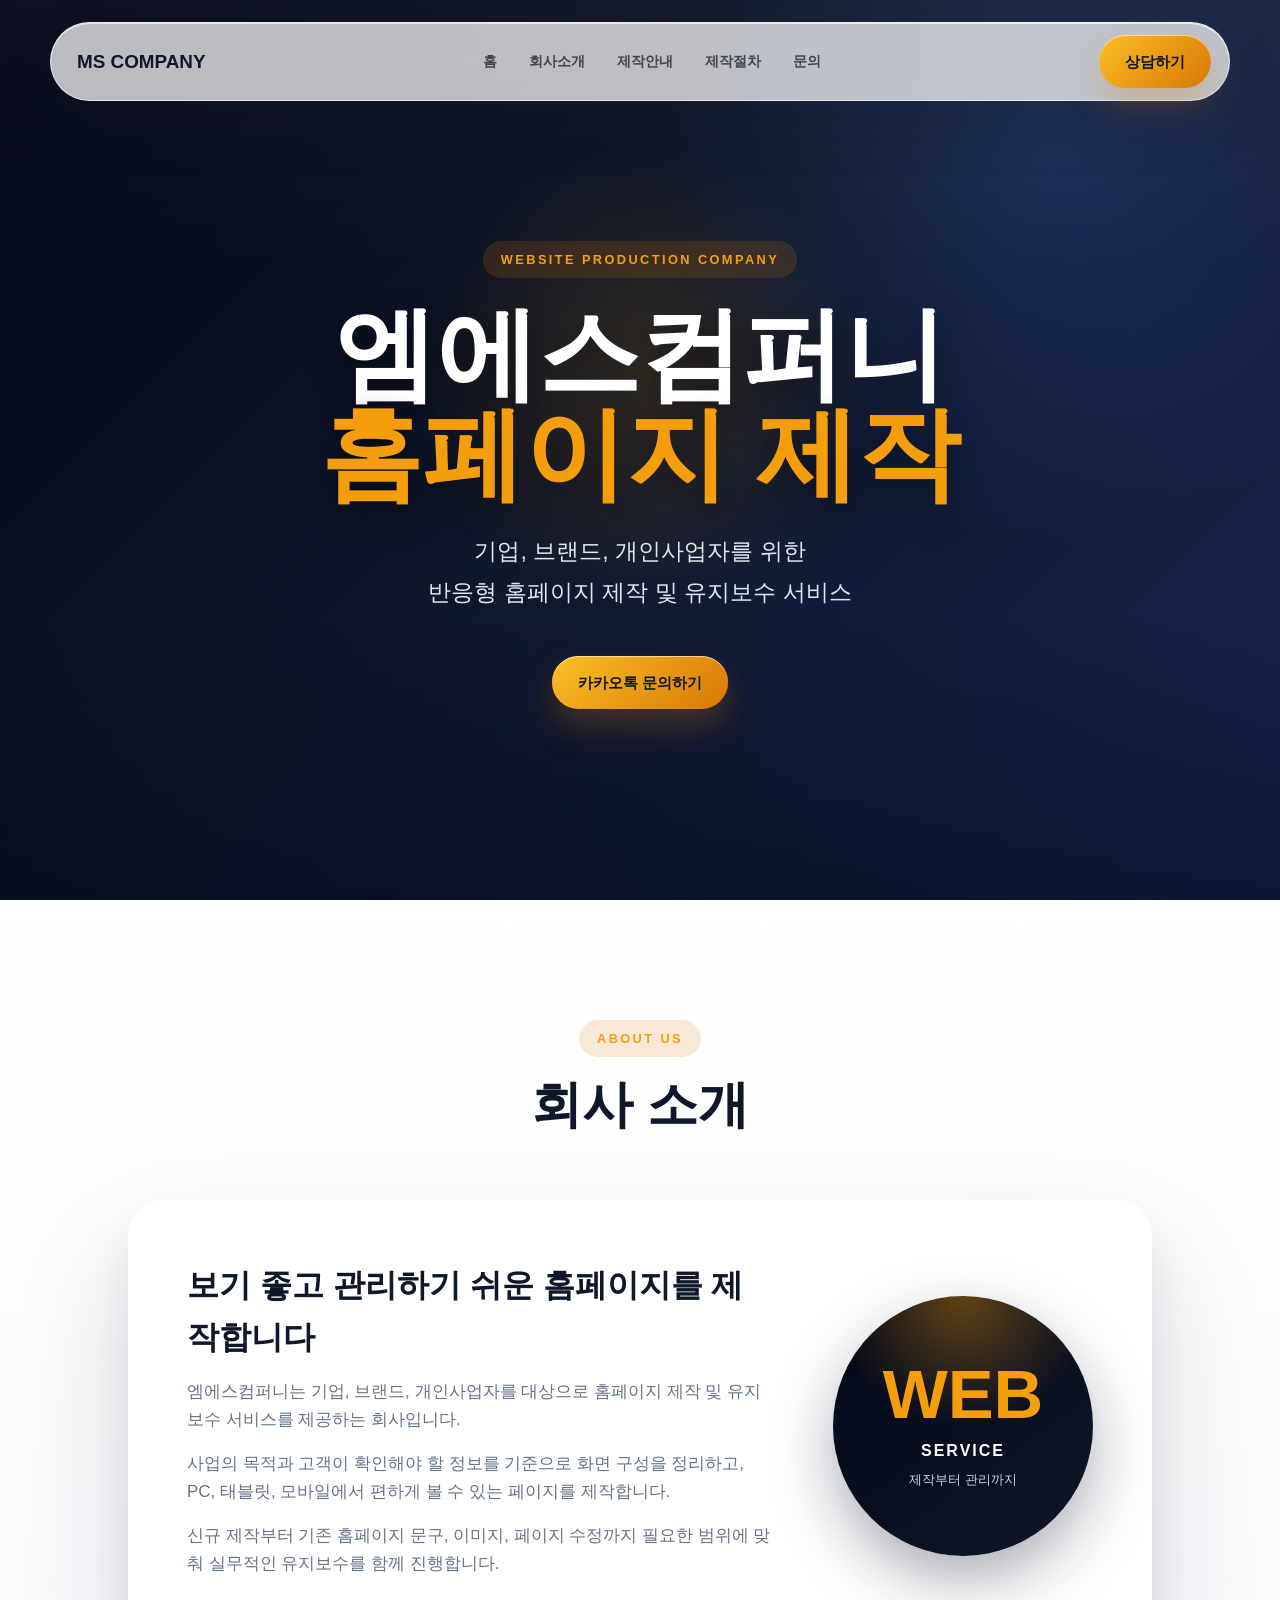
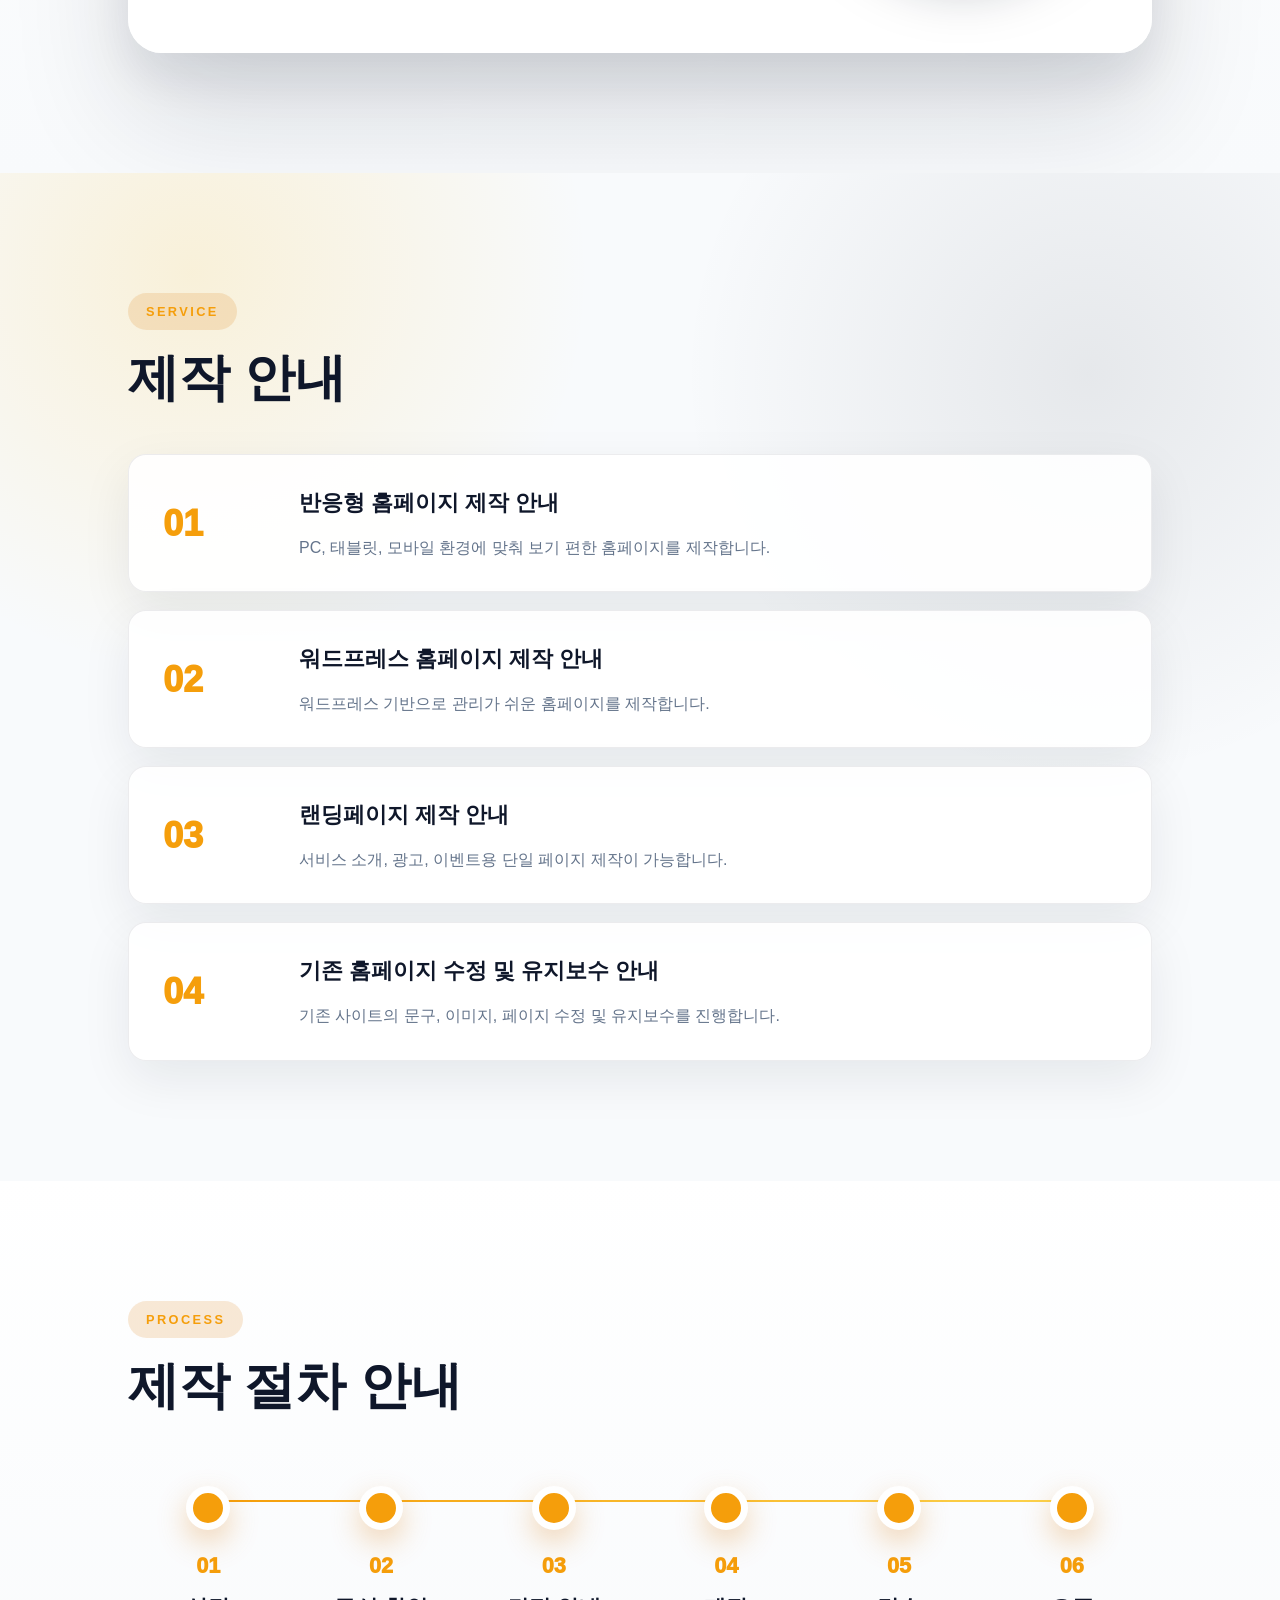
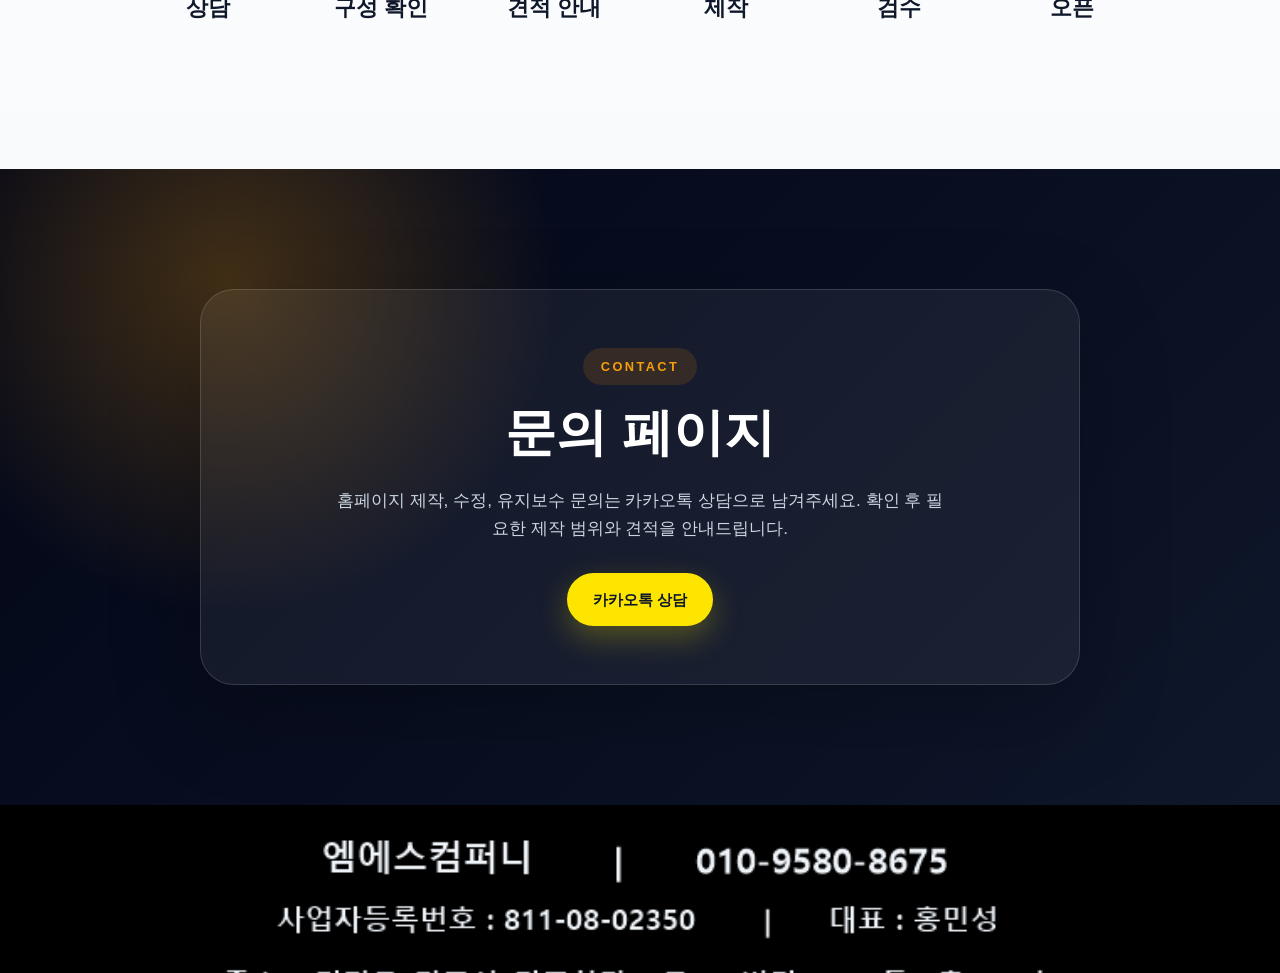
<file: index.html>
<!DOCTYPE html>
<html lang="ko">
<head>
  <meta charset="UTF-8">
  <meta name="viewport" content="width=device-width, initial-scale=1.0">
  <title>엠에스컴퍼니 | 홈페이지 제작 및 유지보수</title>
  <meta name="keywords" content="홈페이지 제작, 반응형 홈페이지, 워드프레스 제작, 랜딩페이지 제작, 홈페이지 유지보수">
  <meta name="description" content="엠에스컴퍼니는 기업, 브랜드, 개인사업자를 위한 홈페이지 제작 및 유지보수 서비스를 제공합니다.">
  <meta property="og:type" content="website">
  <meta property="og:locale" content="ko_KR">
  <meta property="og:site_name" content="엠에스컴퍼니">
  <meta property="og:title" content="엠에스컴퍼니 | 홈페이지 제작 및 유지보수">
  <meta property="og:description" content="반응형 홈페이지, 워드프레스 홈페이지, 랜딩페이지 제작과 기존 홈페이지 수정 및 유지보수를 진행합니다.">
  <meta property="og:image" content="./src/images/banner.png">
  <link rel="icon" type="image/svg+xml" href="./src/images/favicon.svg">
  <link rel="stylesheet" href="./src/styles/common.css">
  <link rel="stylesheet" href="./src/styles/index.css">
</head>
<body>
  <header class="header">
    <div class="header-logo">MS COMPANY</div>

    <nav class="header-menu" aria-label="주요 메뉴">
      <a href="#home" class="menu-link">홈</a>
      <a href="#about" class="menu-link">회사소개</a>
      <a href="#services" class="menu-link">제작안내</a>
      <a href="#process" class="menu-link">제작절차</a>
      <a href="#contact" class="menu-link">문의</a>
    </nav>

    <a href="http://pf.kakao.com/_NpxgxcG/chat" class="button1">상담하기</a>
  </header>

  <section id="home" class="hero-section">
    <div class="container1">
      <span class="section-label">WEBSITE PRODUCTION COMPANY</span>

      <h1>
        엠에스컴퍼니<br>
        <span>홈페이지 제작</span>
      </h1>

      <p class="hero-text">
        기업, 브랜드, 개인사업자를 위한<br>
        반응형 홈페이지 제작 및 유지보수 서비스
      </p>

      <a href="http://pf.kakao.com/_NpxgxcG/chat" class="button1">카카오톡 문의하기</a>
    </div>
  </section>

  <section id="about">
    <div class="container1">
      <span class="section-label">ABOUT US</span>
      <h2>회사 소개</h2>

      <div class="about-card">
        <div class="text-container">
          <h3>보기 좋고 관리하기 쉬운 홈페이지를 제작합니다</h3>

          <p>
            엠에스컴퍼니는 기업, 브랜드, 개인사업자를 대상으로 홈페이지 제작 및
            유지보수 서비스를 제공하는 회사입니다.
          </p>

          <p>
            사업의 목적과 고객이 확인해야 할 정보를 기준으로 화면 구성을 정리하고,
            PC, 태블릿, 모바일에서 편하게 볼 수 있는 페이지를 제작합니다.
          </p>

          <p>
            신규 제작부터 기존 홈페이지 문구, 이미지, 페이지 수정까지 필요한 범위에
            맞춰 실무적인 유지보수를 함께 진행합니다.
          </p>
        </div>

        <div class="point-box">
          <strong>WEB</strong>
          <span>SERVICE</span>
          <small>제작부터 관리까지</small>
        </div>
      </div>
    </div>
  </section>

  <section id="services" class="bg">
    <div class="section-head">
      <span class="section-label">SERVICE</span>
      <h2>제작 안내</h2>
    </div>

    <div class="service-list">
      <article class="service-row">
        <span>01</span>
        <div>
          <h3>반응형 홈페이지 제작 안내</h3>
          <p>PC, 태블릿, 모바일 환경에 맞춰 보기 편한 홈페이지를 제작합니다.</p>
        </div>
      </article>

      <article class="service-row">
        <span>02</span>
        <div>
          <h3>워드프레스 홈페이지 제작 안내</h3>
          <p>워드프레스 기반으로 관리가 쉬운 홈페이지를 제작합니다.</p>
        </div>
      </article>

      <article class="service-row">
        <span>03</span>
        <div>
          <h3>랜딩페이지 제작 안내</h3>
          <p>서비스 소개, 광고, 이벤트용 단일 페이지 제작이 가능합니다.</p>
        </div>
      </article>

      <article class="service-row">
        <span>04</span>
        <div>
          <h3>기존 홈페이지 수정 및 유지보수 안내</h3>
          <p>기존 사이트의 문구, 이미지, 페이지 수정 및 유지보수를 진행합니다.</p>
        </div>
      </article>
    </div>
  </section>

  <section id="process" class="process-section">
    <div class="section-head">
      <span class="section-label">PROCESS</span>
      <h2>제작 절차 안내</h2>
    </div>

    <div class="process-track">
      <div class="process-step">
        <strong>01</strong>
        <h3>상담</h3>
      </div>
      <div class="process-step">
        <strong>02</strong>
        <h3>구성 확인</h3>
      </div>
      <div class="process-step">
        <strong>03</strong>
        <h3>견적 안내</h3>
      </div>
      <div class="process-step">
        <strong>04</strong>
        <h3>제작</h3>
      </div>
      <div class="process-step">
        <strong>05</strong>
        <h3>검수</h3>
      </div>
      <div class="process-step">
        <strong>06</strong>
        <h3>오픈</h3>
      </div>
    </div>
  </section>

  <section id="contact" class="contact-section">
    <div class="contact-box">
      <span class="section-label">CONTACT</span>
      <h2>문의 페이지</h2>
      <p>
        홈페이지 제작, 수정, 유지보수 문의는 카카오톡 상담으로 남겨주세요.
        확인 후 필요한 제작 범위와 견적을 안내드립니다.
      </p>
      <a href="http://pf.kakao.com/_NpxgxcG/chat" class="button1 kakao-btn">카카오톡 상담</a>
    </div>
  </section>

  <footer>
    <picture>
      <source media="(max-width: 600px)" srcset="./src/images/footer-info-mobile.png">
      <img src="./src/images/footer-info.png" alt="" class="footer-image" loading="lazy" aria-hidden="true">
    </picture>
  </footer>

  <script>
    const sections = document.querySelectorAll('section');

    const revealSections = () => {
      const triggerBottom = window.innerHeight * 0.82;

      sections.forEach((section) => {
        const sectionTop = section.getBoundingClientRect().top;

        if (sectionTop < triggerBottom) {
          section.classList.add('show');
        }
      });
    };

    window.addEventListener('scroll', revealSections);
    revealSections();
  </script>
</body>
</html>
</file>
<file: src/styles/common.css>
@import url('colors.css');

* {
  margin: 0;
  padding: 0;
  box-sizing: border-box;
}

html {
  scroll-behavior: smooth;
}

body {
  font-family: "Pretendard", "Inter", "Noto Sans KR", Arial, sans-serif;
  color: var(--color-text);
  background: var(--color-cream);
  overflow-x: hidden;
  line-height: 1.65;
}

a {
  color: inherit;
  text-decoration: none;
}

button,
input,
textarea {
  font: inherit;
}

.header {
  position: fixed;
  top: 22px;
  left: 50%;
  transform: translateX(-50%);
  z-index: 999;

  width: calc(100% - 80px);
  max-width: 1180px;

  display: flex;
  align-items: center;
  justify-content: space-between;

  padding: 12px 18px 12px 26px;
  border: 1px solid rgba(255, 255, 255, 0.65);
  border-radius: 999px;

  background: rgba(255, 255, 255, 0.72);
  backdrop-filter: blur(22px);
  -webkit-backdrop-filter: blur(22px);

  box-shadow:
    0 22px 60px rgba(17, 24, 39, 0.12),
    inset 0 1px 0 rgba(255, 255, 255, 0.72);
}

.header-logo {
  color: var(--color-primary);
  font-size: 1.18rem;
  font-weight: 900;
}

.header-menu {
  display: flex;
  align-items: center;
  gap: 8px;
}

.menu-link {
  padding: 9px 12px;
  border-radius: 999px;
  color: rgba(17, 24, 39, 0.72);
  font-size: 0.9rem;
  font-weight: 700;
  transition: 0.25s ease;
}

.menu-link:hover {
  color: var(--color-primary);
  background: rgba(217, 119, 6, 0.09);
}

section {
  padding: 120px 10%;
  opacity: 0;
  transform: translateY(56px) scale(0.98);
  filter: blur(8px);
  transition:
    opacity 0.9s ease,
    transform 0.9s cubic-bezier(0.22, 1, 0.36, 1),
    filter 0.9s ease;
}

section.show {
  opacity: 1;
  transform: translateY(0) scale(1);
  filter: blur(0);
}

h1 {
  font-size: clamp(3.2rem, 8vw, 6.4rem);
  line-height: 0.98;
  font-weight: 950;
}

h2 {
  margin: 18px 0 22px;
  color: var(--color-primary);
  font-size: clamp(2rem, 4vw, 3.2rem);
  line-height: 1.18;
  font-weight: 900;
}

h3 {
  margin-bottom: 14px;
  font-size: 1.35rem;
  font-weight: 850;
}

p {
  color: var(--color-sub-text);
  font-weight: 500;
}

.button1 {
  position: relative;
  overflow: hidden;

  display: inline-flex;
  align-items: center;
  justify-content: center;
  gap: 8px;

  padding: 14px 26px;
  border: 0;
  border-radius: 999px;

  background: linear-gradient(135deg, #FBBF24 0%, #D97706 100%);
  color: #111827;
  cursor: pointer;

  font-size: 0.95rem;
  font-weight: 900;

  box-shadow:
    0 16px 34px rgba(217, 119, 6, 0.28),
    inset 0 1px 0 rgba(255, 255, 255, 0.55);

  transition: 0.25s ease;
}

.button1::before {
  content: "";
  position: absolute;
  top: 0;
  left: -120%;
  width: 80%;
  height: 100%;
  background: linear-gradient(120deg, transparent, rgba(255, 255, 255, 0.45), transparent);
  transform: skewX(-20deg);
  transition: 0.65s;
}

.button1:hover {
  transform: translateY(-3px);
  box-shadow:
    0 24px 48px rgba(217, 119, 6, 0.36),
    inset 0 1px 0 rgba(255, 255, 255, 0.65);
}

.button1:hover::before {
  left: 130%;
}

.bg {
  background:
    radial-gradient(circle at 15% 10%, rgba(251, 191, 36, 0.16), transparent 28%),
    radial-gradient(circle at 85% 20%, rgba(17, 24, 39, 0.08), transparent 30%),
    var(--color-light-background);
}

footer {
  padding: 0;
  background: #000000;
  text-align: center;
}

footer picture {
  display: block;
}

.footer-image {
  display: block;
  width: 100%;
  max-width: 1600px;
  height: auto;
  margin: 0 auto;
}

@media (max-width: 768px) {
  .header {
    display: none;
  }

  section {
    padding: 70px 16px;
  }

  h2 {
    font-size: 2rem;
  }
}
</file>
<file: src/styles/index.css>
@import url('colors.css');

.container1,
.container2,
.container3,
.container4 {
  display: flex;
  flex-direction: column;
  align-items: center;
  text-align: center;
}

.section-label {
  display: inline-flex;
  align-items: center;
  padding: 8px 18px;
  border-radius: 999px;
  background: rgba(217, 119, 6, 0.16);
  color: var(--color-secondary);
  font-size: 0.8rem;
  font-weight: 900;
  letter-spacing: 2.4px;
}

.section-head {
  width: min(100%, 1180px);
  margin: 0 auto 46px;
}

.section-head h2 {
  max-width: 760px;
}

.hero-section {
  position: relative;
  min-height: 100vh;
  padding-top: 170px;

  display: flex;
  align-items: center;
  justify-content: center;

  color: var(--color-white);
  text-align: center;

  background:
    radial-gradient(circle at 50% 42%, rgba(245, 158, 11, 0.16), transparent 28%),
    radial-gradient(circle at 82% 18%, rgba(59, 130, 246, 0.18), transparent 30%),
    linear-gradient(135deg, #020617 0%, #0F172A 48%, #172554 100%);
}

.hero-section::after {
  content: "";
  position: absolute;
  inset: 0;
  background:
    linear-gradient(to bottom, rgba(255, 255, 255, 0.04), transparent 30%),
    linear-gradient(to bottom, transparent 68%, rgba(2, 6, 23, 0.48));
  pointer-events: none;
}

.hero-section .container1 {
  position: relative;
  z-index: 2;
  max-width: 920px;
}

.hero-section h1 {
  margin: 26px 0;
  color: var(--color-white);
  text-shadow: 0 12px 34px rgba(0, 0, 0, 0.45);
}

.hero-section h1 span {
  color: var(--color-secondary);
}

.hero-text {
  margin-bottom: 42px;
  color: #E2E8F0;
  font-size: 1.45rem;
  line-height: 1.8;
}

#about {
  background:
    linear-gradient(180deg, #FFFFFF 0%, #F8FAFC 100%);
}

.about-card {
  width: 100%;
  max-width: 1120px;
  margin-top: 42px;
  padding: 58px;

  display: flex;
  align-items: center;
  justify-content: space-between;
  gap: 60px;

  text-align: left;

  background: rgba(255, 255, 255, 0.92);
  border: 1px solid rgba(255, 255, 255, 0.75);
  border-radius: 34px;

  box-shadow:
    0 25px 50px rgba(15, 23, 42, 0.08),
    0 60px 120px rgba(15, 23, 42, 0.14);
}

.text-container {
  flex: 1;
}

.text-container h3 {
  color: var(--color-primary);
  font-size: 2rem;
}

.text-container p {
  margin-bottom: 16px;
  font-size: 1.06rem;
}

.point-box {
  width: 260px;
  height: 260px;
  flex-shrink: 0;

  border-radius: 50%;
  background:
    radial-gradient(circle at top, rgba(245, 158, 11, 0.38), transparent 45%),
    linear-gradient(145deg, #020617, #0F172A);

  display: flex;
  flex-direction: column;
  align-items: center;
  justify-content: center;

  color: var(--color-white);
  box-shadow: 0 24px 60px rgba(15, 23, 42, 0.35);
}

.point-box strong {
  color: var(--color-secondary);
  font-size: 4.3rem;
  line-height: 1;
}

.point-box span {
  margin-top: 8px;
  font-weight: 900;
  letter-spacing: 2px;
}

.point-box small {
  margin-top: 5px;
  color: #CBD5E1;
}

.service-list {
  width: min(100%, 1180px);
  margin: 0 auto;
  display: grid;
  gap: 18px;
}

.service-row {
  display: grid;
  grid-template-columns: 110px minmax(0, 1fr);
  gap: 26px;
  align-items: center;
  padding: 30px 34px;
  border: 1px solid rgba(15, 23, 42, 0.08);
  border-radius: 18px;
  background: rgba(255, 255, 255, 0.9);
  box-shadow: 0 18px 50px rgba(15, 23, 42, 0.08);
}

.service-row span {
  color: var(--color-secondary);
  font-size: 2.25rem;
  font-weight: 950;
}

.service-row h3 {
  color: var(--color-primary);
}

.process-section {
  background:
    linear-gradient(180deg, #FFFFFF 0%, #F8FAFC 100%);
}

.process-track {
  position: relative;
  width: min(100%, 1180px);
  margin: 0 auto;
  display: grid;
  grid-template-columns: repeat(6, minmax(0, 1fr));
  gap: 12px;
}

.process-track::before {
  content: "";
  position: absolute;
  top: 38px;
  left: 8%;
  right: 8%;
  height: 2px;
  background: linear-gradient(90deg, var(--color-secondary), var(--color-gold-light));
}

.process-step {
  position: relative;
  padding: 86px 14px 24px;
  text-align: center;
}

.process-step::before {
  content: "";
  position: absolute;
  top: 24px;
  left: 50%;
  width: 30px;
  height: 30px;
  border: 7px solid #FFFFFF;
  border-radius: 50%;
  background: var(--color-secondary);
  transform: translateX(-50%);
  box-shadow: 0 12px 30px rgba(217, 119, 6, 0.3);
}

.process-step strong {
  display: block;
  color: var(--color-secondary);
  font-size: 1.35rem;
  font-weight: 950;
}

.process-step h3 {
  margin: 6px 0 0;
  color: var(--color-primary);
}

.contact-section {
  display: flex;
  justify-content: center;
  color: var(--color-white);
  background:
    radial-gradient(circle at 18% 18%, rgba(245, 158, 11, 0.26), transparent 28%),
    linear-gradient(135deg, #020617, #0F172A);
}

.contact-box {
  width: min(100%, 880px);
  padding: 58px;
  border: 1px solid rgba(255, 255, 255, 0.14);
  border-radius: 34px;
  background: rgba(255, 255, 255, 0.06);
  text-align: center;
  box-shadow: 0 30px 90px rgba(0, 0, 0, 0.24);
}

.contact-box h2 {
  color: var(--color-white);
}

.contact-box p {
  max-width: 620px;
  margin: 0 auto 30px;
  color: #CBD5E1;
  font-size: 1.08rem;
}

.kakao-btn {
  background: #FEE500;
  color: #111827;
  box-shadow: 0 12px 30px rgba(254, 229, 0, 0.26);
}

.kakao-btn:hover {
  background: #FDD835;
}

.about-card,
.point-box,
.service-row,
.process-step,
.contact-box {
  opacity: 0;
  transform: translateY(28px);
  transition:
    opacity 0.65s ease,
    transform 0.65s cubic-bezier(0.22, 1, 0.36, 1);
}

section.show .about-card,
section.show .point-box,
section.show .service-row,
section.show .process-step,
section.show .contact-box {
  opacity: 1;
  transform: translateY(0);
}

section.show .service-row:nth-child(2),
section.show .process-step:nth-child(2) {
  transition-delay: 0.08s;
}

section.show .service-row:nth-child(3),
section.show .process-step:nth-child(3) {
  transition-delay: 0.16s;
}

section.show .service-row:nth-child(4),
section.show .process-step:nth-child(4) {
  transition-delay: 0.24s;
}

section.show .process-step:nth-child(5) {
  transition-delay: 0.32s;
}

section.show .process-step:nth-child(6) {
  transition-delay: 0.4s;
}

@media (max-width: 900px) {
  .process-track {
    grid-template-columns: repeat(2, minmax(0, 1fr));
    gap: 14px;
  }

  .process-track::before {
    display: none;
  }

  .process-step {
    min-height: 118px;
    padding: 24px 18px;
    border: 1px solid rgba(15, 23, 42, 0.08);
    border-radius: 22px;
    background: rgba(255, 255, 255, 0.82);
    text-align: center;
    box-shadow: 0 14px 34px rgba(15, 23, 42, 0.08);
  }

  .process-step::before {
    display: none;
  }

  .process-step strong {
    display: inline-flex;
    align-items: center;
    justify-content: center;
    min-width: 46px;
    height: 32px;
    margin-bottom: 10px;
    border-radius: 999px;
    background: rgba(245, 158, 11, 0.16);
    font-size: 1rem;
  }
}

@media (max-width: 768px) {
  .hero-section {
    min-height: 700px;
    padding: 80px 16px 50px;
    background-position: center bottom;
  }

  .hero-section .container1 {
    width: 100%;
    max-width: 100%;
  }

  .hero-section h1 {
    margin: 22px 0;
    font-size: 3.25rem;
    line-height: 1.08;
  }

  .hero-text {
    margin-bottom: 34px;
    font-size: 1.1rem;
    line-height: 1.75;
  }

  .section-label {
    padding: 7px 14px;
    font-size: 0.72rem;
    letter-spacing: 2px;
  }

  .about-card {
    flex-direction: column;
    margin-top: 28px;
    padding: 30px 22px;
    text-align: center;
    gap: 34px;
  }

  .text-container h3 {
    font-size: 1.55rem;
  }

  .text-container p {
    font-size: 0.98rem;
  }

  .point-box {
    width: 180px;
    height: 180px;
  }

  .point-box strong {
    font-size: 3rem;
  }

  .service-row {
    grid-template-columns: 1fr;
    gap: 10px;
    padding: 26px 22px;
  }

  .contact-box {
    padding: 30px 22px;
    border-radius: 26px;
  }
}

@media (max-width: 420px) {
  .process-track {
    grid-template-columns: 1fr;
  }

  .process-step {
    min-height: auto;
    display: flex;
    align-items: center;
    gap: 14px;
    padding: 18px;
    text-align: left;
  }

  .process-step strong {
    flex-shrink: 0;
    margin-bottom: 0;
  }

  .process-step h3 {
    margin: 0;
  }
}
</file>
